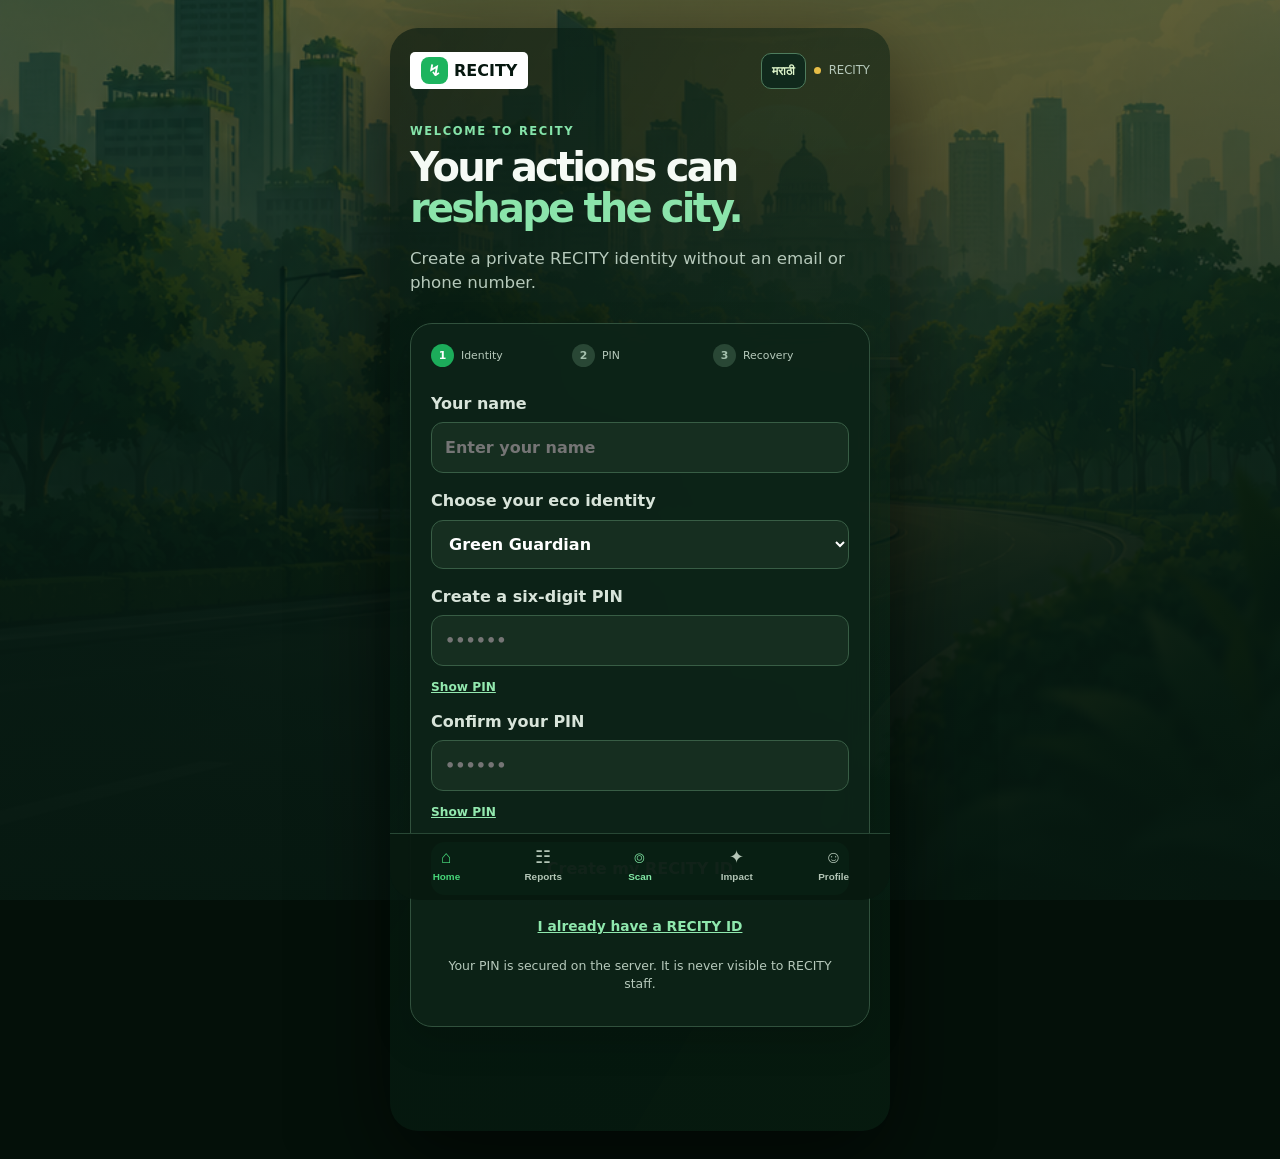
<file: index.html>
<!doctype html><html lang="en"><head><meta charset="UTF-8"/><meta name="viewport" content="width=device-width,initial-scale=1"/><meta name="theme-color" content="#06170f"/><title>RECITY — Waste Intelligence OS</title><link rel="icon" href="public/favicon.svg"/><link rel="stylesheet" href="styles.css"/></head><body><div class="city-scene" aria-hidden="true"></div><main class="app"><header><a class="brand" href="#dashboard"><i>↯</i> RECITY</a><div class="online"><button id="language-toggle" type="button" aria-label="Switch language">मराठी</button><span></span> RECITY</div></header><section id="onboarding" class="screen active"><p class="kicker">WELCOME TO RECITY</p><h1>Your actions can<br/><em>reshape the city.</em></h1><p class="lead">Create a private RECITY identity without an email or phone number.</p><article class="panel onboarding-card"><div class="step"><b>1</b><span>Identity</span><b>2</b><span>PIN</span><b>3</b><span>Recovery</span></div><label>Your name<input id="citizen-name" placeholder="Enter your name" autocomplete="name"/></label><label>Choose your eco identity<select id="eco-title"><option>Seedling</option><option>Eco Explorer</option><option selected>Green Guardian</option><option>City Shaper</option></select></label><label>Create a six-digit PIN<input id="pin" type="password" inputmode="numeric" pattern="[0-9]{6}" maxlength="6" placeholder="••••••" autocomplete="new-password"/><button type="button" class="pin-toggle" data-pin-toggle="pin">Show PIN</button></label><label>Confirm your PIN<input id="pin-confirm" type="password" inputmode="numeric" pattern="[0-9]{6}" maxlength="6" placeholder="••••••" autocomplete="new-password"/><button type="button" class="pin-toggle" data-pin-toggle="pin-confirm">Show PIN</button></label><button id="start" class="primary">Create my RECITY ID</button><button class="text-button" data-go="signin">I already have a RECITY ID</button><p class="small">Your PIN is secured on the server. It is never visible to RECITY staff.</p></article></section><section id="signin" class="screen"><button class="back" data-go="onboarding">‹ Back</button><p class="kicker">WELCOME BACK</p><h1>Sign in to RECITY</h1><article class="panel onboarding-card"><label>RECITY ID<input id="login-id" placeholder="RCY-UDG-XXXX-XXXX" autocomplete="username" autocapitalize="characters"/></label><label>Six-digit PIN<input id="login-pin" type="password" inputmode="numeric" pattern="[0-9]{6}" maxlength="6" placeholder="••••••" autocomplete="current-password"/><button type="button" class="pin-toggle" data-pin-toggle="login-pin">Show PIN</button></label><button id="login" class="primary">Sign in securely</button><p class="small">Five incorrect attempts temporarily lock the account for your protection.</p></article></section><section id="dashboard" class="screen"><p class="kicker">GOOD MORNING</p><div class="title-row"><h1 id="welcome">Green Guardian</h1><button class="avatar" data-go="profile">OG</button></div><p class="recity-id">RECITY ID · <span id="identity">RCY-UDG-7K4P-9X2N</span></p><article class="scan-card"><p class="kicker">WASTE INTELLIGENCE</p><h2>What can this become?</h2><p>Scan waste to get a stable action, safe guidance, and a chance to create impact.</p><button class="light" data-go="scan">Scan waste</button></article><div class="metrics"><article><b>0</b><span>Verified points</span></article><article><b>0 kg</b><span>Waste diverted</span></article><article><b>0</b><span>Actions verified</span></article></div><div class="section-head"><h2>Active reports</h2><button data-go="reports">See all</button></div><article class="report-card"><i class="status-dot"></i><div><b>No reports yet</b><small>Your submitted reports will appear here.</small></div></article></section><section id="scan" class="screen"><button class="back" data-go="dashboard">‹ Back</button><p class="kicker">NEW WASTE CHECK</p><h1>See the next<br/>best action.</h1><article class="upload panel"><div class="scan-icon">⌾</div><h2>Take a clear photo</h2><p>The AI identifies the item. Recity’s safety rules decide the final action.</p><label class="primary">Take or upload a photo<input type="file" id="photo" accept="image/*" capture="environment" hidden/></label></article><aside class="notice"><b>Privacy first</b><span>Your image is analysed securely and never made public without your permission.</span></aside></section><section id="analysis" class="screen"><button class="back" data-go="scan">‹ Back</button><p class="kicker">ANALYSIS RESULT</p><h1>Waste check</h1><div id="photo-preview" class="photo-preview"><span>Photo preview</span></div><article class="decision panel"><p class="kicker">FINAL ACTION</p><h2>Reuse with care</h2><p>Detection is AI-assisted. This recommendation will be made consistent by Recity’s verified safety rules.</p><div class="scores"><span>Reusable <b>0%</b></span><span>Recyclable <b>0%</b></span><span>Hazard <b>0%</b></span></div></article><div class="section-head"><h2>Detected items</h2><span>Awaiting scan</span></div><article class="item"><i>♻</i><div><b>Plastic bottle</b><small>PET · empty · clean</small></div><em>Reusable</em></article><article class="item"><i>♻</i><div><b>Aluminium can</b><small>Metal · recyclable</small></div><em>Recycle</em></article><button class="primary" data-go="reuse">Explore reuse guide</button><button class="secondary" data-go="report">Report for collection</button></section><section id="reuse" class="screen"><button class="back" data-go="analysis">‹ Back</button><p class="kicker">VERIFIED REUSE GUIDE</p><h1>Bottle herb planter</h1><article class="reuse-hero"><span>🌱</span><div><b>Easy · 15 minutes</b><p>Give an empty bottle a useful new role at home.</p></div></article><article class="panel guide"><h2>What you need</h2><p>Clean plastic bottle · scissors · soil · small plant</p><h2>Steps</h2><ol><li>Mark a cutting line.</li><li>Carefully cut the bottle.</li><li>Make drainage holes.</li><li>Add soil and plant.</li></ol><aside>⚠ Ask for help with sharp edges.</aside></article><button class="primary" id="verify-reuse">Mark as completed</button></section><section id="report" class="screen"><button class="back" data-go="analysis">‹ Back</button><p class="kicker">CIVIC REPORT</p><h1>Report this waste</h1><article class="panel form"><label>Report title<input value="Mixed household waste"/></label><label>Notes<textarea placeholder="Add a helpful detail (optional)"></textarea></label><div class="location"><div><b id="location-label">Location not attached</b><small>Sharing a precise location helps the team respond.</small></div><button id="get-location">Use my location</button></div><button id="submit-report" class="primary">Submit report</button></article></section><section id="reports" class="screen"><p class="kicker">YOUR REPORTS</p><h1>Report history</h1><p class="lead">Every update has a clear status and time record.</p><div class="timeline"><article><i class="submitted">✓</i><div><b>Submitted</b><small>Your report was received</small></div><time>Now</time></article><article><i>⌾</i><div><b>AI checked</b><small>Waiting for verification</small></div><time>Next</time></article><article><i>⌾</i><div><b>Verified → Assigned → Collected</b><small>Team workflow begins after verification</small></div></article></div></section><section id="impact" class="screen"><p class="kicker">VERIFIED IMPACT</p><h1>Grow with your city.</h1><article class="impact"><b>0</b><p>Eco points are earned only after a verified action.</p><div><i></i></div><small>Start your first verified action to grow.</small></article><div class="levels"><article class="complete"><i>1</i><b>Seedling</b><small>0 pts</small></article><article class="current"><i>2</i><b>Green Guardian</b><small>200 pts</small></article><article><i>3</i><b>Eco Explorer</b><small>500 pts</small></article><article><i>4</i><b>City Shaper</b><small>1,000 pts</small></article></div></section><section id="profile" class="screen"><p class="kicker">YOUR RECITY PROFILE</p><h1>My contribution</h1><article class="panel profile-overview"><div class="profile-mark">🌿</div><div><b id="profile-name">Green Guardian</b><small id="profile-id">RCY-UDG-7K4P-9X2N</small><span>Citizen member · Just getting started</span></div></article><section class="contribution"><div class="section-head"><h2>Your contribution</h2><span>Verified only</span></div><div class="contribution-grid"><article><b>0</b><span>Reports resolved</span></article><article><b>0 kg</b><span>Waste diverted</span></article><article><b>0</b><span>Items reused</span></article><article><b>0</b><span>Eco points</span></article></div></section><article class="panel contribution-note"><span>✦</span><div><b>Your impact starts with one action.</b><p>Scan waste, report a cleanup need, or complete a reuse guide to begin building verified contribution.</p></div></article><article class="panel"><h2>Account security</h2><p>Your RECITY ID is private to you. PIN and recovery controls will be available here after secure account setup.</p><button class="secondary">View recovery options</button></article></section><nav><button class="selected" data-go="dashboard">⌂<span>Home</span></button><button data-go="reports">☷<span>Reports</span></button><button data-go="scan" class="scan-nav">⌾<span>Scan</span></button><button data-go="impact">✦<span>Impact</span></button><button data-go="profile">☺<span>Profile</span></button></nav><div id="toast" role="status"></div></main><script src="app.js"></script></body></html>
</file>
<file: styles.css>
:root{--ink:#06170f;--panel:#10291c;--line:#31513d;--green:#1db45e;--lime:#dff6cb;--white:#f5faf5;--muted:#b6c9bb}*{box-sizing:border-box}body{margin:0;background:#041009;color:var(--white);font:16px/1.45 Inter,system-ui,sans-serif}.city-scene{position:fixed;inset:0;z-index:-2;background:radial-gradient(circle at 75% 18%,#269b5c55,transparent 28%),linear-gradient(#06170fde,#06170ff8),url('assets/city-green.png') center bottom/cover}.app{width:min(100%,500px);margin:auto;min-height:100vh;padding:24px 20px 104px;background:#06170fad}header{display:flex;justify-content:space-between;align-items:center;margin-bottom:34px}.brand{font-weight:900;text-decoration:none;color:#06170f;background:#fff;padding:7px 11px;border-radius:5px}.brand i{font-style:normal;background:var(--green);color:#fff;border-radius:8px;padding:4px 7px}.online{font-size:.73rem;color:var(--muted)}.online span{display:inline-block;width:7px;height:7px;border-radius:50%;background:#e7bd47}.screen{display:none;animation:up .35s ease}.screen.active{display:block}.kicker{font-size:.72rem;font-weight:900;letter-spacing:.14em;color:#85e4aa;margin:0 0 7px}h1{font-size:2.5rem;line-height:1.04;letter-spacing:-.07em;margin:0 0 13px}h1 em{font-style:normal;color:#8be4ab}.lead{color:var(--muted);font-size:1.04rem}.panel,.report-card,.item{background:#0d2418eF;border:1px solid var(--line);border-radius:22px;padding:20px}.onboarding-card{margin-top:28px}.step{display:grid;grid-template-columns:25px 1fr 25px 1fr 25px 1fr;gap:5px;align-items:center;font-size:.68rem;color:var(--muted);margin-bottom:25px}.step b{display:grid;place-items:center;width:23px;height:23px;background:#1cac5a;border-radius:50%;color:#fff}.step b:nth-of-type(2),.step b:nth-of-type(3){background:#294735;color:#a5c1ae}label{display:grid;gap:7px;font-weight:750;margin:15px 0;color:#d8e4da}input,select,textarea{padding:13px;border-radius:12px;border:1px solid #385d45;background:#162e20;color:#fff;font:inherit}textarea{min-height:94px;resize:vertical}.small{color:var(--muted);font-size:.78rem;text-align:center}.primary,.secondary,.light{font:inherit;font-weight:850;border:0;border-radius:14px;padding:15px 17px;width:100%;cursor:pointer}.primary{background:var(--green);color:#fff}.secondary{background:#173824;color:#bdf0cb;border:1px solid #3c754e;margin-top:12px}.light{background:#fff;color:#087337;width:auto}.title-row,.section-head{display:flex;justify-content:space-between;align-items:center}.title-row h1{margin:0}.avatar{width:42px;height:42px;border:1px solid #7fe7a9;background:#184c2e;color:#fff;border-radius:50%;font-weight:800}.recity-id{font-size:.78rem;color:var(--muted);margin:6px 0 23px}.scan-card{padding:27px;border-radius:26px;background:linear-gradient(135deg,#086630,#18a858);box-shadow:0 12px 35px #0005}.scan-card h2{font-size:1.8rem;margin:5px 0}.scan-card p:not(.kicker){color:#dff3e2;max-width:300px}.metrics{display:grid;grid-template-columns:repeat(3,1fr);gap:9px;margin:22px 0 30px}.metrics article{padding:14px 10px;background:#0d2619d9;border:1px solid var(--line);border-radius:17px}.metrics b{font-size:1.25rem;display:block}.metrics span{font-size:.68rem;color:var(--muted)}.section-head h2{font-size:1.25rem}.section-head button{background:none;border:0;color:#71dc98;font-weight:800}.report-card,.item{display:flex;align-items:center;gap:12px;margin:11px 0;padding:15px}.report-card div,.item div{display:grid;gap:3px;flex:1}.report-card small,.item small{color:var(--muted);font-size:.78rem}.status-dot{width:13px;height:13px;border-radius:50%;background:#e7c755}.status-dot.verified{background:#37c46d}.report-card em,.item em{font-size:.7rem;font-style:normal;padding:6px 8px;border-radius:15px;background:#e2f7de;color:#1b6334;font-weight:900}.back{background:none;border:0;color:#cce1d1;padding:0;font:inherit;margin-bottom:17px;cursor:pointer}.upload{text-align:center;padding:38px 22px;border-style:dashed;border-width:2px}.scan-icon{font-size:4.5rem;color:#8be9ae}.upload p{color:var(--muted)}.notice{display:flex;gap:9px;margin:18px 5px;color:var(--muted);font-size:.78rem}.notice b{color:#a4ebbb}.photo-preview{height:205px;border-radius:22px;background:linear-gradient(140deg,#265b3c,#7ece8b,#0d3d27);display:grid;place-items:center;color:#d5f7db;margin:18px 0}.decision{background:linear-gradient(135deg,#124629,#0e6d3c)}.decision h2{margin:3px 0}.decision p{color:#cfe9d6}.scores{display:flex;gap:7px;flex-wrap:wrap}.scores span{padding:8px 9px;border-radius:12px;background:#e2f8d8;color:#195331;font-size:.72rem;font-weight:700}.scores b{display:block;font-size:1rem}.item i{font-size:1.5rem;color:#89e9a7}.section-head>span{font-size:.75rem;color:var(--muted)}.reuse-hero{display:flex;gap:16px;align-items:center;padding:20px;background:linear-gradient(135deg,#e5f9ce,#fcf1c4);color:#174425;border-radius:22px}.reuse-hero span{font-size:3rem}.reuse-hero p{margin:4px 0 0}.guide h2{font-size:1.1rem;margin-top:20px}.guide ol{padding-left:22px}.guide li{margin:10px 0}.guide aside{padding:12px;background:#542a27;border:1px solid #9d6764;border-radius:12px}.location{display:flex;gap:12px;border-top:1px solid var(--line);padding-top:18px;margin-top:20px}.location div{display:grid;gap:4px;flex:1}.location small{font-size:.75rem;color:var(--muted)}.location button{height:max-content;padding:9px;background:#dbf4dd;border:0;border-radius:10px;color:#146032;font-weight:800}.timeline article{display:grid;grid-template-columns:35px 1fr auto;gap:12px;align-items:center;padding:18px 0;border-bottom:1px solid var(--line)}.timeline i{display:grid;place-items:center;width:30px;height:30px;border-radius:50%;background:#1b4129;font-style:normal}.timeline i.submitted{background:#1ab359}.timeline small{display:block;color:var(--muted);font-size:.78rem}.timeline time{font-size:.72rem;color:var(--muted)}.impact{padding:25px;border-radius:23px;background:linear-gradient(135deg,#d9f8cd,#fff2bf);color:#15512c}.impact b{font-size:3.8rem}.impact p{margin:0 0 16px}.impact div{height:12px;border-radius:20px;background:#a9d4a5;overflow:hidden}.impact i{display:block;width:48%;height:100%;background:#14a852;animation:fill 1.2s ease}.impact small{display:block;margin-top:9px}.levels{display:grid;gap:10px;margin-top:23px}.levels article{display:grid;grid-template-columns:35px 1fr auto;gap:10px;align-items:center;border:1px solid var(--line);border-radius:16px;padding:13px;color:var(--muted)}.levels i{display:grid;place-items:center;width:30px;height:30px;border-radius:50%;background:#274837;color:#fff;font-style:normal}.levels b{color:#fff}.levels .complete i,.levels .current i{background:var(--green)}.levels .current{border-color:#50d27c;box-shadow:0 0 0 2px #40c46624}.profile{display:flex;align-items:center;gap:15px}.profile>i{display:grid;place-items:center;width:50px;height:50px;border-radius:50%;background:#1da658;font-style:normal;font-weight:900}.profile div{display:grid;gap:4px}.profile small{color:var(--muted)}nav{position:fixed;bottom:0;left:50%;transform:translateX(-50%);width:min(100%,500px);padding:12px 8px 17px;background:#081a10f5;border-top:1px solid #284735;display:grid;grid-template-columns:repeat(5,1fr);z-index:2}nav button{border:0;background:none;color:#b4c5b7;display:grid;gap:3px;place-items:center;font-size:1.1rem;cursor:pointer}nav span{font-size:.62rem;font-weight:750}nav .selected{color:#47d77a}.scan-nav{color:#84eaa8!important}#toast{position:fixed;bottom:92px;left:50%;transform:translate(-50%,20px);opacity:0;transition:.3s;background:#dcf7d9;color:#195b2e;padding:12px 15px;border-radius:12px;font-weight:800;font-size:.85rem;z-index:3;white-space:nowrap}#toast.show{opacity:1;transform:translate(-50%,0)}@keyframes up{from{opacity:0;transform:translateY(10px)}to{opacity:1;transform:none}}@keyframes fill{from{width:0}to{width:48%}}@media(min-width:650px){body{padding:28px}.app{border-radius:28px;box-shadow:0 30px 90px #0009;min-height:850px}nav{border-radius:0 0 28px 28px}}
/* Recity v2.1 visual system — city-led, animated, and mobile-first */
.city-scene{background:linear-gradient(180deg,#06170f9e 0%,#06170fe6 65%,#06170ff5 100%),url('assets/city-green.png') center bottom/cover no-repeat!important;animation:cityBreathe 16s ease-in-out infinite alternate}
.app{background:linear-gradient(120deg,#06170fa8,#09271775)!important}
.scan-card{min-height:330px;text-align:center;align-items:center;display:flex;flex-direction:column;justify-content:center;background:linear-gradient(145deg,#075027e8,#17a959d9)!important;position:relative;overflow:hidden}
.scan-card::before{content:'⌾';position:absolute;font-size:15rem;line-height:1;color:#b7f8c21c;right:-44px;top:-32px}.scan-card>*{position:relative}.scan-card h2{font-size:2.15rem}.scan-card p:not(.kicker){max-width:285px}.scan-card .light{margin-top:10px}
.panel,.report-card,.item,.levels article{backdrop-filter:blur(12px);box-shadow:0 14px 36px #0000002b}.metrics article{background:#0c261bd9!important}.upload{background:linear-gradient(145deg,#0c3c25eF,#0d2d1fee)!important}.photo-preview{box-shadow:inset 0 0 0 1px #a4f4b33b,0 12px 30px #0006}.impact,.reuse-hero{box-shadow:0 14px 34px #0004}@keyframes cityBreathe{from{background-position:center 54%}to{background-position:center 48%}}
.online{display:flex;align-items:center;gap:8px}.online button{min-height:36px;padding:6px 10px;border:1px solid #4e7c5d;border-radius:10px;background:#10291c;color:#dff6cb;font:700 .72rem system-ui;cursor:pointer}@media(max-width:480px){body{font-size:16px}.app{padding:18px 15px calc(106px + env(safe-area-inset-bottom))}header{margin-bottom:25px}.city-scene{background-position:center bottom}h1{font-size:2.25rem}.scan-card{min-height:300px;padding:24px 18px}.scan-card h2{font-size:1.9rem}.metrics{gap:7px}.metrics article{min-height:78px;padding:13px 8px}.metrics span{line-height:1.25}.panel,.report-card,.item{border-radius:18px;padding:16px}.primary,.secondary{min-height:50px}nav{padding:10px 5px calc(13px + env(safe-area-inset-bottom))}nav button{min-height:46px}.location{align-items:flex-start;flex-direction:column}.location button{width:100%;min-height:42px}}
.profile-overview{display:flex;align-items:center;gap:15px;background:linear-gradient(135deg,#123a25ed,#0d2619ed)}.profile-mark{display:grid;place-items:center;width:62px;height:62px;flex:0 0 62px;border-radius:20px;background:#1aa65727;font-size:2rem}.profile-overview div:last-child{display:grid;gap:4px}.profile-overview b{font-size:1.25rem}.profile-overview small,.profile-overview span{color:var(--muted);font-size:.78rem}.contribution{margin:27px 0}.contribution-grid{display:grid;grid-template-columns:repeat(2,1fr);gap:10px}.contribution-grid article{min-height:106px;padding:16px;border:1px solid var(--line);border-radius:18px;background:#0d2619dc;display:grid;align-content:center;gap:5px}.contribution-grid b{font-size:1.55rem;color:#8de7a9}.contribution-grid span{font-size:.78rem;color:var(--muted);line-height:1.25}.contribution-note{display:flex;gap:13px;align-items:flex-start}.contribution-note>span{display:grid;place-items:center;flex:0 0 35px;width:35px;height:35px;border-radius:12px;background:#1c9e51;color:#fff}.contribution-note b{font-size:.97rem}.contribution-note p{margin:5px 0 0;color:var(--muted);font-size:.84rem}.profile-overview~.panel{margin-top:18px}
.text-button{width:100%;margin-top:13px;padding:10px;border:0;background:transparent;color:#8fe8ad;font:800 .86rem system-ui;text-decoration:underline;cursor:pointer}.onboarding-card label{margin-top:16px}.onboarding-card input{min-height:48px}.onboarding-card .primary{margin-top:8px}
.pin-toggle{justify-self:start;padding:7px 0 0;border:0;background:transparent;color:#93e9af;font:800 .76rem system-ui;cursor:pointer;text-decoration:underline}
</file>
